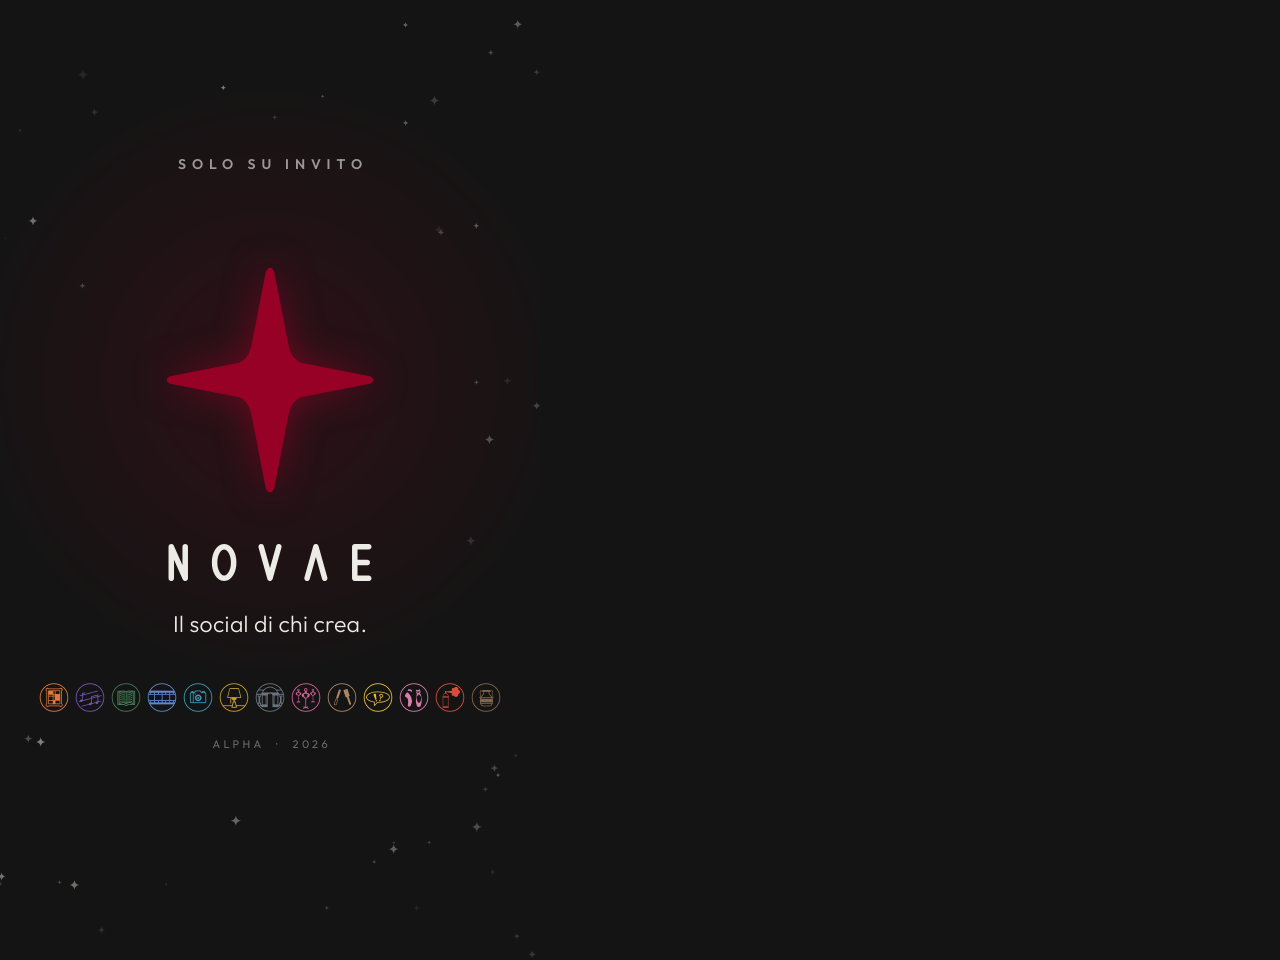
<file: assets/social/video.html>
<!doctype html><meta charset="utf-8">
<!-- First-post video (9:16, 10 s). draw(t) paints one frame at time t (seconds); tools/render-video.mjs grabs the frames. -->
<link href="https://fonts.googleapis.com/css2?family=Outfit:wght@300;400;600&display=swap" rel="stylesheet">
<style>html,body{margin:0;background:#141414}canvas{display:block;width:540px;height:960px}</style>
<canvas id="c" width="1080" height="1920"></canvas>
<script>
const W = 1080, H = 1920, DUR = 10, BG = '#141414', INK = '#ecebe6';
const c = document.getElementById('c'), ctx = c.getContext('2d');
const CATS = ['pittura-e-illustrazione', 'musica', 'letteratura', 'cinema-e-video', 'fotografia', 'design', 'architettura', 'moda', 'scultura', 'fumetto', 'danza', 'street-art', 'artigianato'];
const load = src => new Promise(r => { const i = new Image(); i.onload = () => r(i); i.src = src; });
const clamp = v => Math.max(0, Math.min(1, v));
const seg = (t, a, b) => clamp((t - a) / (b - a));
const out = p => 1 - Math.pow(1 - p, 3);            // strong ease-out for entrances
let s = 7; const rnd = () => (s = (s * 16807) % 2147483647) / 2147483647;
const SPECKS = [];
while (SPECKS.length < 46) {
  const x = rnd() * W, y = rnd() * H;
  if (Math.abs(x - W / 2) < 330 && y > 250 && y < 1520) continue; // keep the centre clear
  SPECKS.push({ x, y, z: 7 + rnd() * 14, a: .15 + rnd() * .4, d: rnd() * 1.4, ph: rnd() * 6.28 });
}
function speck(x, y, z) {
  ctx.beginPath(); ctx.moveTo(x, y - z);
  ctx.quadraticCurveTo(x + z * .12, y - z * .12, x + z, y); ctx.quadraticCurveTo(x + z * .12, y + z * .12, x, y + z);
  ctx.quadraticCurveTo(x - z * .12, y + z * .12, x - z, y); ctx.quadraticCurveTo(x - z * .12, y - z * .12, x, y - z); ctx.fill();
}
function text(str, y, font, color, alpha, spacing = '0px', dy = 0) {
  ctx.save(); ctx.globalAlpha = alpha; ctx.font = font; ctx.fillStyle = color; ctx.letterSpacing = spacing;
  ctx.textAlign = 'center'; ctx.textBaseline = 'middle';
  // letter-spacing adds space after the last letter too; nudge back by half of it to stay centred
  const sp = parseFloat(spacing) * (spacing.endsWith('em') ? parseFloat(font.match(/(\d+)px/)[1]) : 1) || 0;
  ctx.fillText(str, W / 2 + sp / 2, y + dy); ctx.restore();
}
let IMG;
function draw(t) {
  ctx.globalAlpha = 1; ctx.fillStyle = BG; ctx.fillRect(0, 0, W, H);
  const pStar = out(seg(t, .5, 1.9));
  const breathe = t > 1.9 ? Math.sin((t - 1.9) * 1.6) : 0;
  // red halo behind the star
  const halo = pStar * (.85 + .15 * breathe);
  const g = ctx.createRadialGradient(W / 2, 760, 0, W / 2, 760, 620);
  g.addColorStop(0, `rgba(150,1,37,${.22 * halo})`); g.addColorStop(1, 'rgba(150,1,37,0)');
  ctx.fillStyle = g; ctx.fillRect(0, 0, W, H);
  // twinkling specks
  ctx.fillStyle = INK;
  for (const k of SPECKS) {
    ctx.globalAlpha = k.a * out(seg(t, k.d * .6, k.d * .6 + 1)) * (.65 + .35 * Math.sin(t * 2.2 + k.ph));
    speck(k.x, k.y, k.z / 2);
  }
  ctx.globalAlpha = 1;
  // the star: grows in with a quarter turn, then breathes
  ctx.save(); ctx.translate(W / 2, 760);
  ctx.rotate((1 - pStar) * -Math.PI / 5);
  const sc = (.55 + .45 * pStar) * (1 + .018 * breathe), S = 780 * sc;
  ctx.globalAlpha = pStar; ctx.shadowColor = 'rgba(150,1,37,.6)'; ctx.shadowBlur = 70 * pStar;
  ctx.drawImage(IMG.star, -S / 2, -S / 2, S, S); ctx.restore();
  // wordmark
  const pW = out(seg(t, 1.9, 2.8)), ww = 470, wh = ww * 166 / 640;
  ctx.save(); ctx.globalAlpha = pW; ctx.filter = `blur(${(1 - pW) * 8}px)`;
  ctx.drawImage(IMG.word, W / 2 - ww / 2, 1125 - wh / 2 + 26 * (1 - pW), ww, wh); ctx.restore();
  // tagline
  const pT = out(seg(t, 2.6, 3.4));
  text('Il social di chi crea.', 1250, '300 46px Outfit', INK, pT, '0.5px', 18 * (1 - pT));
  // the 13 categories, one after the other
  const size = 62, gap = 10, x0 = (W - (CATS.length * size + (CATS.length - 1) * gap)) / 2;
  CATS.forEach((n, i) => {
    const p = out(seg(t, 3.6 + i * .085, 3.6 + i * .085 + .5)), z = size * (.75 + .25 * p);
    ctx.globalAlpha = p; ctx.drawImage(IMG.cats[i], x0 + i * (size + gap) + (size - z) / 2, 1395 - z / 2 + 14 * (1 - p), z, z);
  });
  ctx.globalAlpha = 1;
  // invite-only line and footer
  const pK = out(seg(t, 5.4, 6.3));
  text('SOLO SU INVITO', 330, '600 28px Outfit', '#9a9994', pK, '0.42em', -14 * (1 - pK));
  text('ALPHA  ·  2026', 1490, '400 22px Outfit', '#6d6c68', out(seg(t, 5.9, 6.7)), '0.3em');
}
window.ready = (async () => {
  await document.fonts.load('300 46px Outfit'); await document.fonts.load('600 28px Outfit'); await document.fonts.load('400 22px Outfit');
  IMG = { star: await load('novae-stella-trasparente.svg'), word: await load('../svg/wordmark.svg'),
    cats: await Promise.all(CATS.map(n => load(`../categorie/${n}.svg`))) };
  draw(new URLSearchParams(location.search).has('t') ? +new URLSearchParams(location.search).get('t') : DUR);
  return true;
})();
window.frame = t => { draw(t); return c.toDataURL('image/png'); };
</script>
</file>
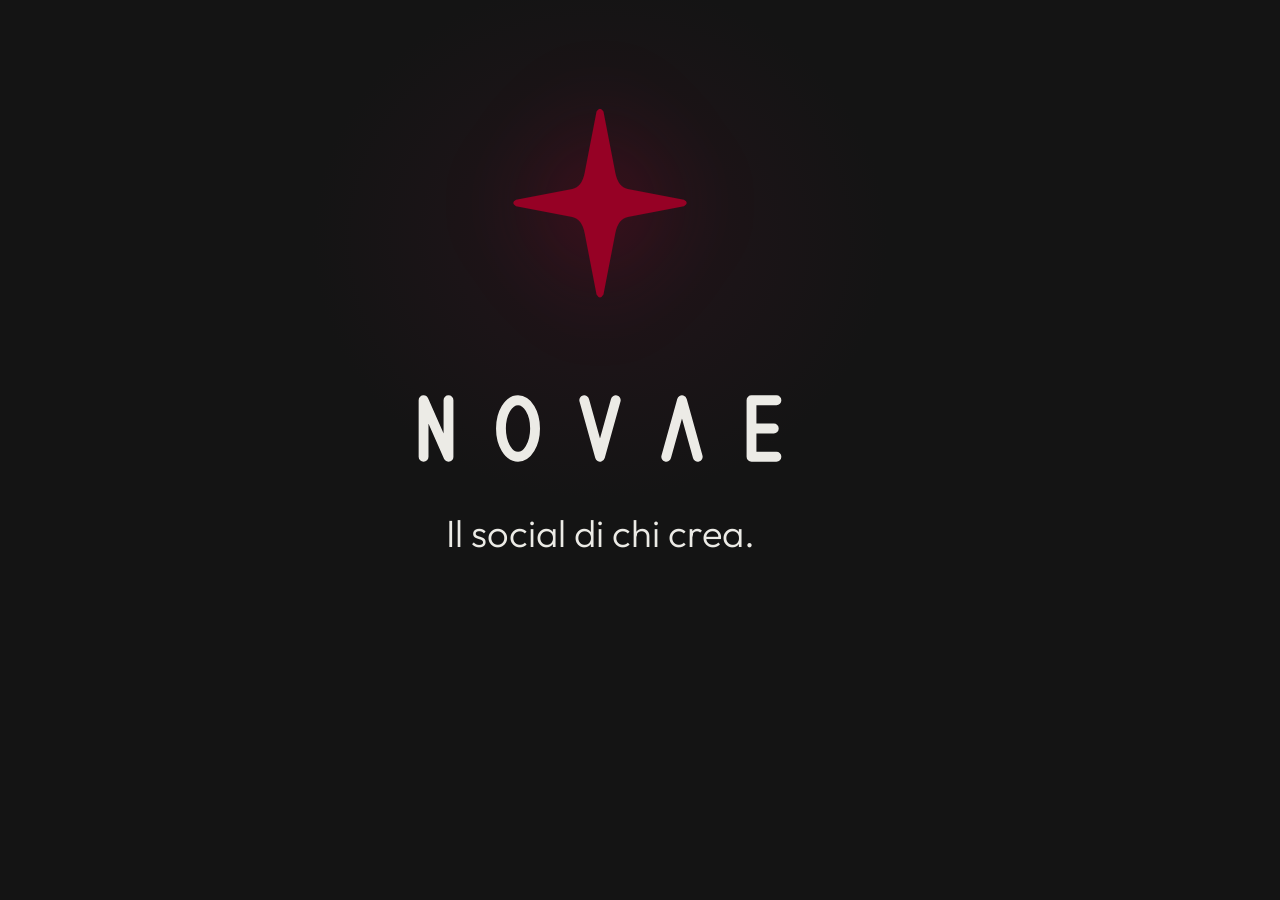
<file: docs/social/anteprima-link.html>
<!doctype html><meta charset="utf-8">
<!-- Link preview image (Open Graph, 1200x630): screenshot this page at 1200x630 into assets/app/anteprima-link.png.
     Everything sits in the central 630x630 square, because WhatsApp often shows only a square crop of the middle. -->
<link href="https://fonts.googleapis.com/css2?family=Outfit:wght@300;600&display=swap" rel="stylesheet">
<style>
html,body{margin:0;background:#141414}
.card{position:relative;width:1200px;height:630px;overflow:hidden;background:radial-gradient(ellipse 32% 55% at 50% 38%,#22141a 0%,#141414 75%);color:#ecebe6;font-family:Outfit,sans-serif;display:flex;flex-direction:column;align-items:center}
.star{margin-top:38px;width:330px;height:330px;filter:drop-shadow(0 0 46px rgba(150,1,37,.45))}
.word{margin-top:6px;width:420px;display:block}
.tag{margin:26px 0 0;font-size:38px;font-weight:300}
.sq{position:absolute;left:285px;top:0;width:630px;height:630px;outline:2px dashed lime;display:none}
</style>
<div class="card">
  <img class="star" src="novae-stella-trasparente.svg" alt="">
  <img class="word" src="../../assets/svg/wordmark.svg" alt="NOVAE">
  <p class="tag">Il social di chi crea.</p>
  <div class="sq"></div>
</div>
</file>
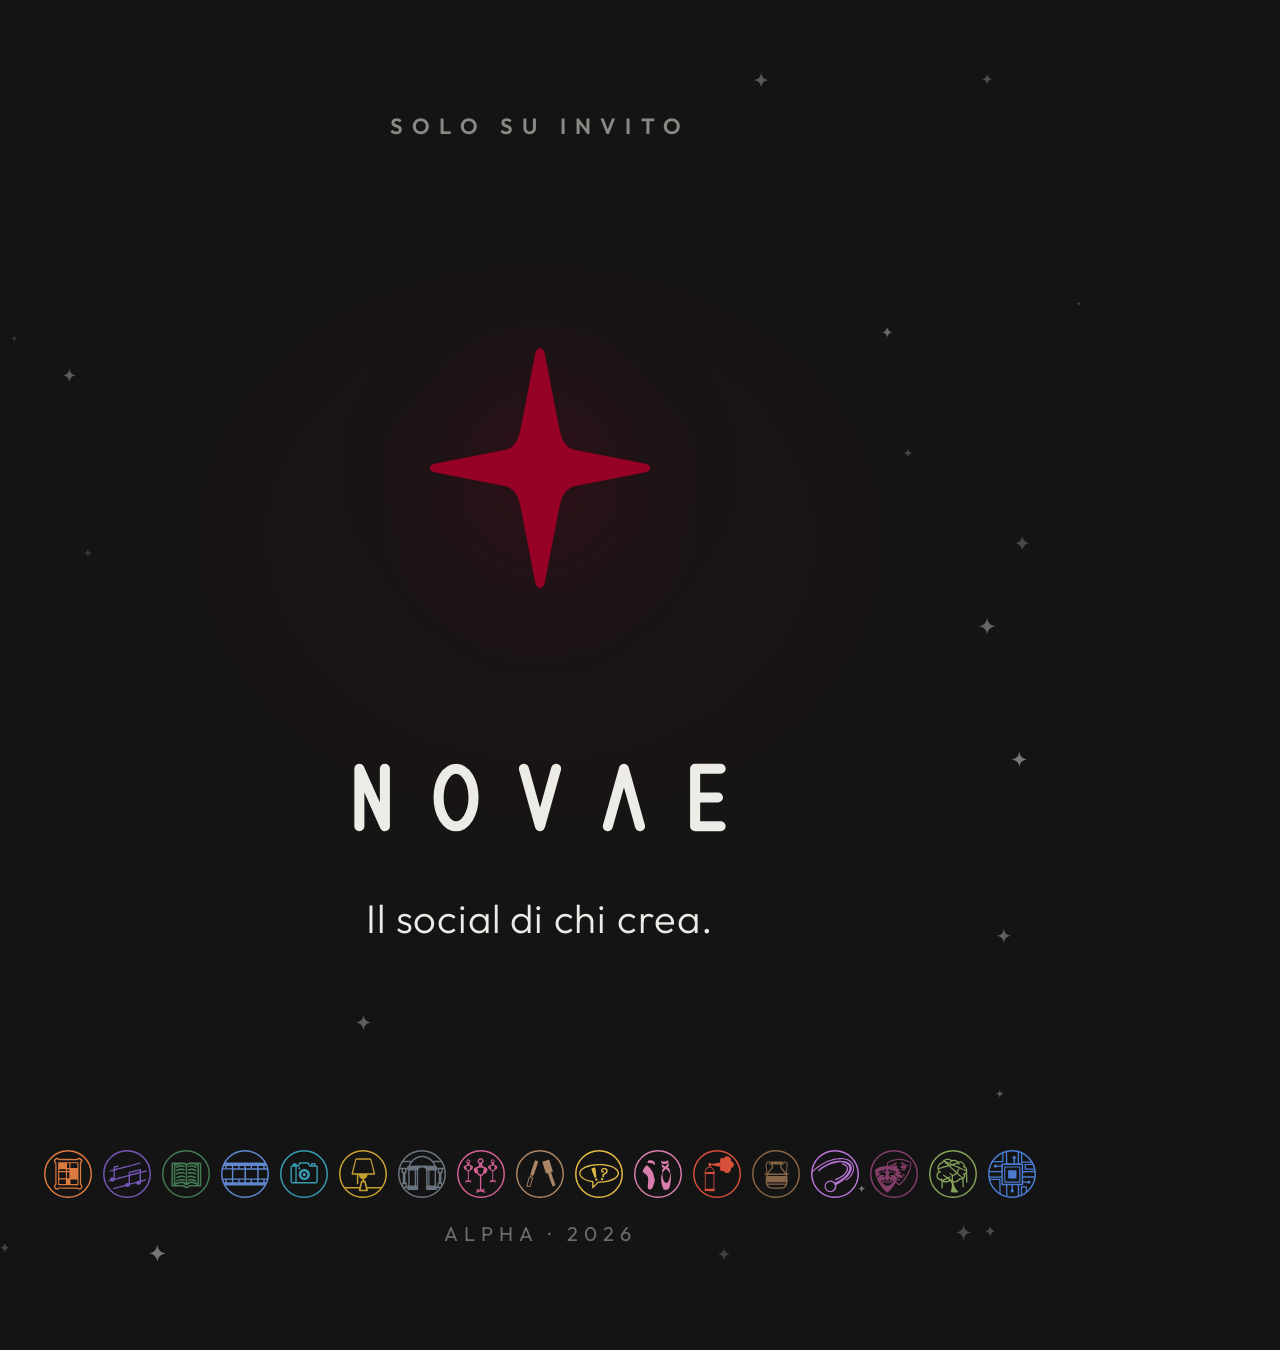
<file: docs/social/primo-post.html>
<!doctype html><meta charset="utf-8">
<link href="https://fonts.googleapis.com/css2?family=Outfit:wght@300;400;600&display=swap" rel="stylesheet">
<style>
html,body{margin:0;background:#141414}
.post{position:relative;width:1080px;height:1350px;overflow:hidden;background:radial-gradient(ellipse 70% 45% at 50% 40%,#1d1416 0%,#141414 70%);color:#ecebe6;font-family:Outfit,sans-serif;display:flex;flex-direction:column;align-items:center}
.kicker{margin-top:112px;font-size:22px;font-weight:600;letter-spacing:.42em;text-transform:uppercase;color:#8a8984}
.star{margin-top:96px;width:420px;height:420px;filter:drop-shadow(0 0 60px rgba(150,1,37,.35))}
.word{margin-top:64px;width:430px}
.tag{margin-top:40px;font-size:40px;font-weight:300;letter-spacing:.02em}
.cats{position:absolute;bottom:150px;left:0;right:0;display:flex;justify-content:center;gap:7px}
.cats img{width:52px;height:52px}
.foot{position:absolute;bottom:84px;font-size:20px;font-weight:400;letter-spacing:.3em;text-transform:uppercase;color:#6d6c68}
.speck{position:absolute;width:var(--s);height:var(--s);opacity:var(--o)}
</style>
<div class="post">
  <div id="sky"></div>
  <p class="kicker">Solo su invito</p>
  <img class="star" src="./novae-stella-trasparente.svg">
  <img class="word" src="../../assets/svg/wordmark.svg">
  <p class="tag">Il social di chi crea.</p>
  <div class="cats"><img src="../../assets/categorie/pittura-e-illustrazione.svg"><img src="../../assets/categorie/musica.svg"><img src="../../assets/categorie/letteratura.svg"><img src="../../assets/categorie/cinema-e-video.svg"><img src="../../assets/categorie/fotografia.svg"><img src="../../assets/categorie/design.svg"><img src="../../assets/categorie/architettura.svg"><img src="../../assets/categorie/moda.svg"><img src="../../assets/categorie/scultura.svg"><img src="../../assets/categorie/fumetto.svg"><img src="../../assets/categorie/danza.svg"><img src="../../assets/categorie/street-art.svg"><img src="../../assets/categorie/artigianato.svg"><img src="../../assets/categorie/animazione.svg"><img src="../../assets/categorie/teatro-e-performance.svg"><img src="../../assets/categorie/installazione-e-arti-ambientali.svg"><img src="../../assets/categorie/arti-digitali-e-tecnologiche.svg"></div>
  <p class="foot">Alpha · 2026</p>
</div>
<script>
// a few faint specks, like the app's sky (fixed seed so it renders the same every time)
let s=7;const r=()=>(s=(s*16807)%2147483647)/2147483647;const sky=document.getElementById('sky');
for(let i=0;i<34;i++){const x=r()*1080,y=r()*1350;if(Math.abs(x-540)<300&&y>150&&y<1000)continue;const z=6+r()*12;sky.insertAdjacentHTML('beforeend',`<svg class="speck" viewBox="0 0 10 10" style="left:${x}px;top:${y}px;--s:${z}px;--o:${.15+r()*.35}"><path d="M5 0Q5.6 4.4 10 5Q5.6 5.6 5 10Q4.4 5.6 0 5Q4.4 4.4 5 0z" fill="#ecebe6"/></svg>`)}
</script>
</file>
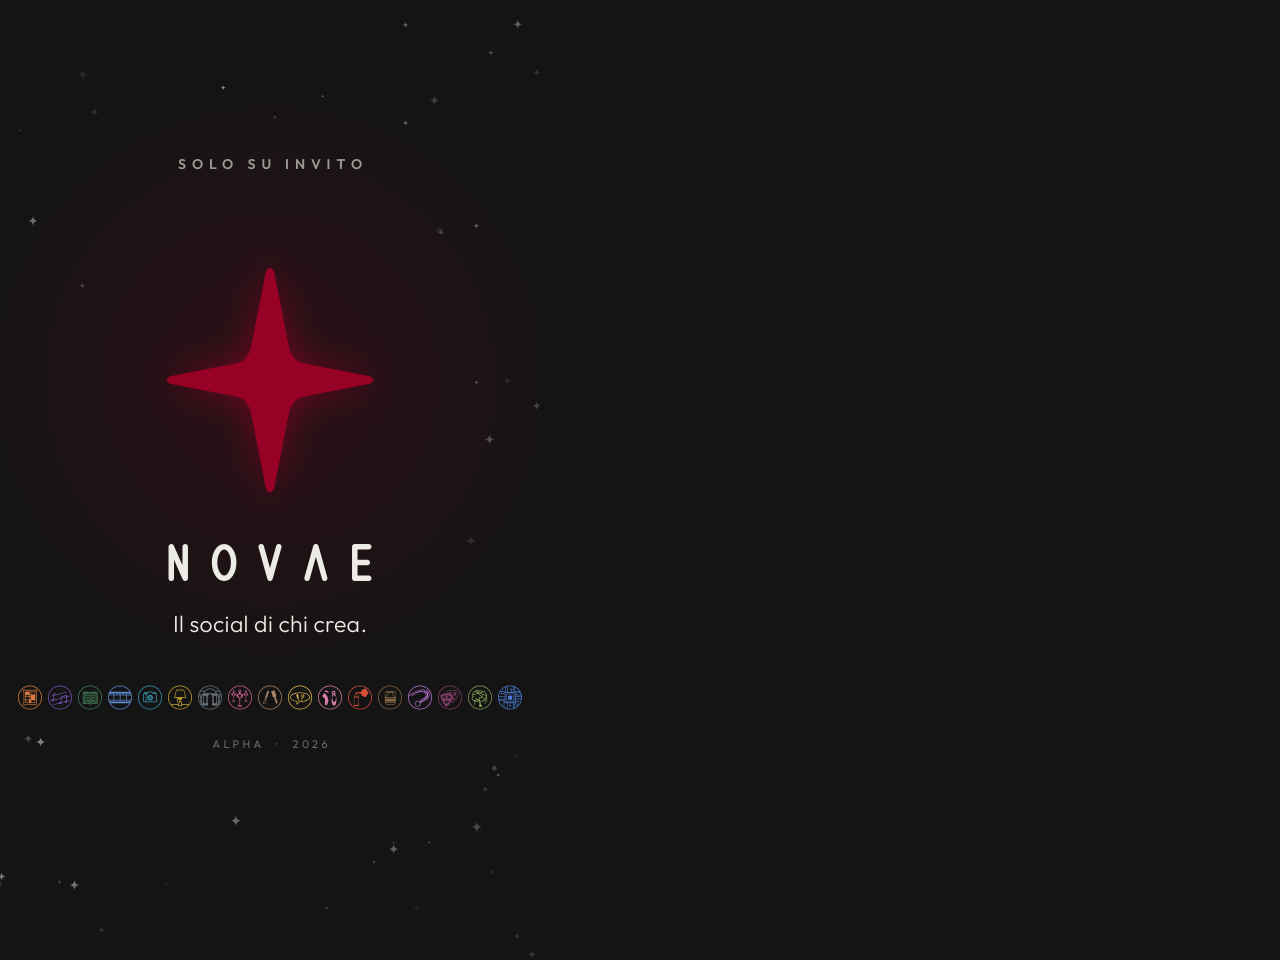
<file: docs/social/video.html>
<!doctype html><meta charset="utf-8">
<!-- First-post video (9:16, 10 s). draw(t) paints one frame at time t (seconds); tools/render-video.mjs grabs the frames. -->
<link href="https://fonts.googleapis.com/css2?family=Outfit:wght@300;400;600&display=swap" rel="stylesheet">
<style>html,body{margin:0;background:#141414}canvas{display:block;width:540px;height:960px}</style>
<canvas id="c" width="1080" height="1920"></canvas>
<script>
const W = 1080, H = 1920, DUR = 10, BG = '#141414', INK = '#ecebe6';
const c = document.getElementById('c'), ctx = c.getContext('2d');
const CATS = ['pittura-e-illustrazione', 'musica', 'letteratura', 'cinema-e-video', 'fotografia', 'design', 'architettura', 'moda', 'scultura', 'fumetto', 'danza', 'street-art', 'artigianato', 'animazione', 'teatro-e-performance', 'installazione-e-arti-ambientali', 'arti-digitali-e-tecnologiche'];
const load = src => new Promise(r => { const i = new Image(); i.onload = () => r(i); i.src = src; });
const clamp = v => Math.max(0, Math.min(1, v));
const seg = (t, a, b) => clamp((t - a) / (b - a));
const out = p => 1 - Math.pow(1 - p, 3);            // strong ease-out for entrances
let s = 7; const rnd = () => (s = (s * 16807) % 2147483647) / 2147483647;
const SPECKS = [];
while (SPECKS.length < 46) {
  const x = rnd() * W, y = rnd() * H;
  if (Math.abs(x - W / 2) < 330 && y > 250 && y < 1520) continue; // keep the centre clear
  SPECKS.push({ x, y, z: 7 + rnd() * 14, a: .15 + rnd() * .4, d: rnd() * 1.4, ph: rnd() * 6.28 });
}
function speck(x, y, z) {
  ctx.beginPath(); ctx.moveTo(x, y - z);
  ctx.quadraticCurveTo(x + z * .12, y - z * .12, x + z, y); ctx.quadraticCurveTo(x + z * .12, y + z * .12, x, y + z);
  ctx.quadraticCurveTo(x - z * .12, y + z * .12, x - z, y); ctx.quadraticCurveTo(x - z * .12, y - z * .12, x, y - z); ctx.fill();
}
function text(str, y, font, color, alpha, spacing = '0px', dy = 0) {
  ctx.save(); ctx.globalAlpha = alpha; ctx.font = font; ctx.fillStyle = color; ctx.letterSpacing = spacing;
  ctx.textAlign = 'center'; ctx.textBaseline = 'middle';
  // letter-spacing adds space after the last letter too; nudge back by half of it to stay centred
  const sp = parseFloat(spacing) * (spacing.endsWith('em') ? parseFloat(font.match(/(\d+)px/)[1]) : 1) || 0;
  ctx.fillText(str, W / 2 + sp / 2, y + dy); ctx.restore();
}
let IMG;
function draw(t) {
  ctx.globalAlpha = 1; ctx.fillStyle = BG; ctx.fillRect(0, 0, W, H);
  const pStar = out(seg(t, .5, 1.9));
  const breathe = t > 1.9 ? Math.sin((t - 1.9) * 1.6) : 0;
  // red halo behind the star
  const halo = pStar * (.85 + .15 * breathe);
  const g = ctx.createRadialGradient(W / 2, 760, 0, W / 2, 760, 620);
  g.addColorStop(0, `rgba(150,1,37,${.22 * halo})`); g.addColorStop(1, 'rgba(150,1,37,0)');
  ctx.fillStyle = g; ctx.fillRect(0, 0, W, H);
  // twinkling specks
  ctx.fillStyle = INK;
  for (const k of SPECKS) {
    ctx.globalAlpha = k.a * out(seg(t, k.d * .6, k.d * .6 + 1)) * (.65 + .35 * Math.sin(t * 2.2 + k.ph));
    speck(k.x, k.y, k.z / 2);
  }
  ctx.globalAlpha = 1;
  // the star: grows in with a quarter turn, then breathes
  ctx.save(); ctx.translate(W / 2, 760);
  ctx.rotate((1 - pStar) * -Math.PI / 5);
  const sc = (.55 + .45 * pStar) * (1 + .018 * breathe), S = 780 * sc;
  ctx.globalAlpha = pStar; ctx.shadowColor = 'rgba(150,1,37,.6)'; ctx.shadowBlur = 70 * pStar;
  ctx.drawImage(IMG.star, -S / 2, -S / 2, S, S); ctx.restore();
  // wordmark
  const pW = out(seg(t, 1.9, 2.8)), ww = 470, wh = ww * 166 / 640;
  ctx.save(); ctx.globalAlpha = pW; ctx.filter = `blur(${(1 - pW) * 8}px)`;
  ctx.drawImage(IMG.word, W / 2 - ww / 2, 1125 - wh / 2 + 26 * (1 - pW), ww, wh); ctx.restore();
  // tagline
  const pT = out(seg(t, 2.6, 3.4));
  text('Il social di chi crea.', 1250, '300 46px Outfit', INK, pT, '0.5px', 18 * (1 - pT));
  // the 13 categories, one after the other
  const size = 52, gap = 8, x0 = (W - (CATS.length * size + (CATS.length - 1) * gap)) / 2;
  CATS.forEach((n, i) => {
    const p = out(seg(t, 3.6 + i * .07, 3.6 + i * .07 + .5)), z = size * (.75 + .25 * p);
    ctx.globalAlpha = p; ctx.drawImage(IMG.cats[i], x0 + i * (size + gap) + (size - z) / 2, 1395 - z / 2 + 14 * (1 - p), z, z);
  });
  ctx.globalAlpha = 1;
  // invite-only line and footer
  const pK = out(seg(t, 5.4, 6.3));
  text('SOLO SU INVITO', 330, '600 28px Outfit', '#9a9994', pK, '0.42em', -14 * (1 - pK));
  text('ALPHA  ·  2026', 1490, '400 22px Outfit', '#6d6c68', out(seg(t, 5.9, 6.7)), '0.3em');
}
window.ready = (async () => {
  await document.fonts.load('300 46px Outfit'); await document.fonts.load('600 28px Outfit'); await document.fonts.load('400 22px Outfit');
  IMG = { star: await load('novae-stella-trasparente.svg'), word: await load('../../assets/svg/wordmark.svg'),
    cats: await Promise.all(CATS.map(n => load(`../../assets/categorie/${n}.svg`))) };
  draw(new URLSearchParams(location.search).has('t') ? +new URLSearchParams(location.search).get('t') : DUR);
  return true;
})();
window.frame = t => { draw(t); return c.toDataURL('image/png'); };
</script>
</file>
